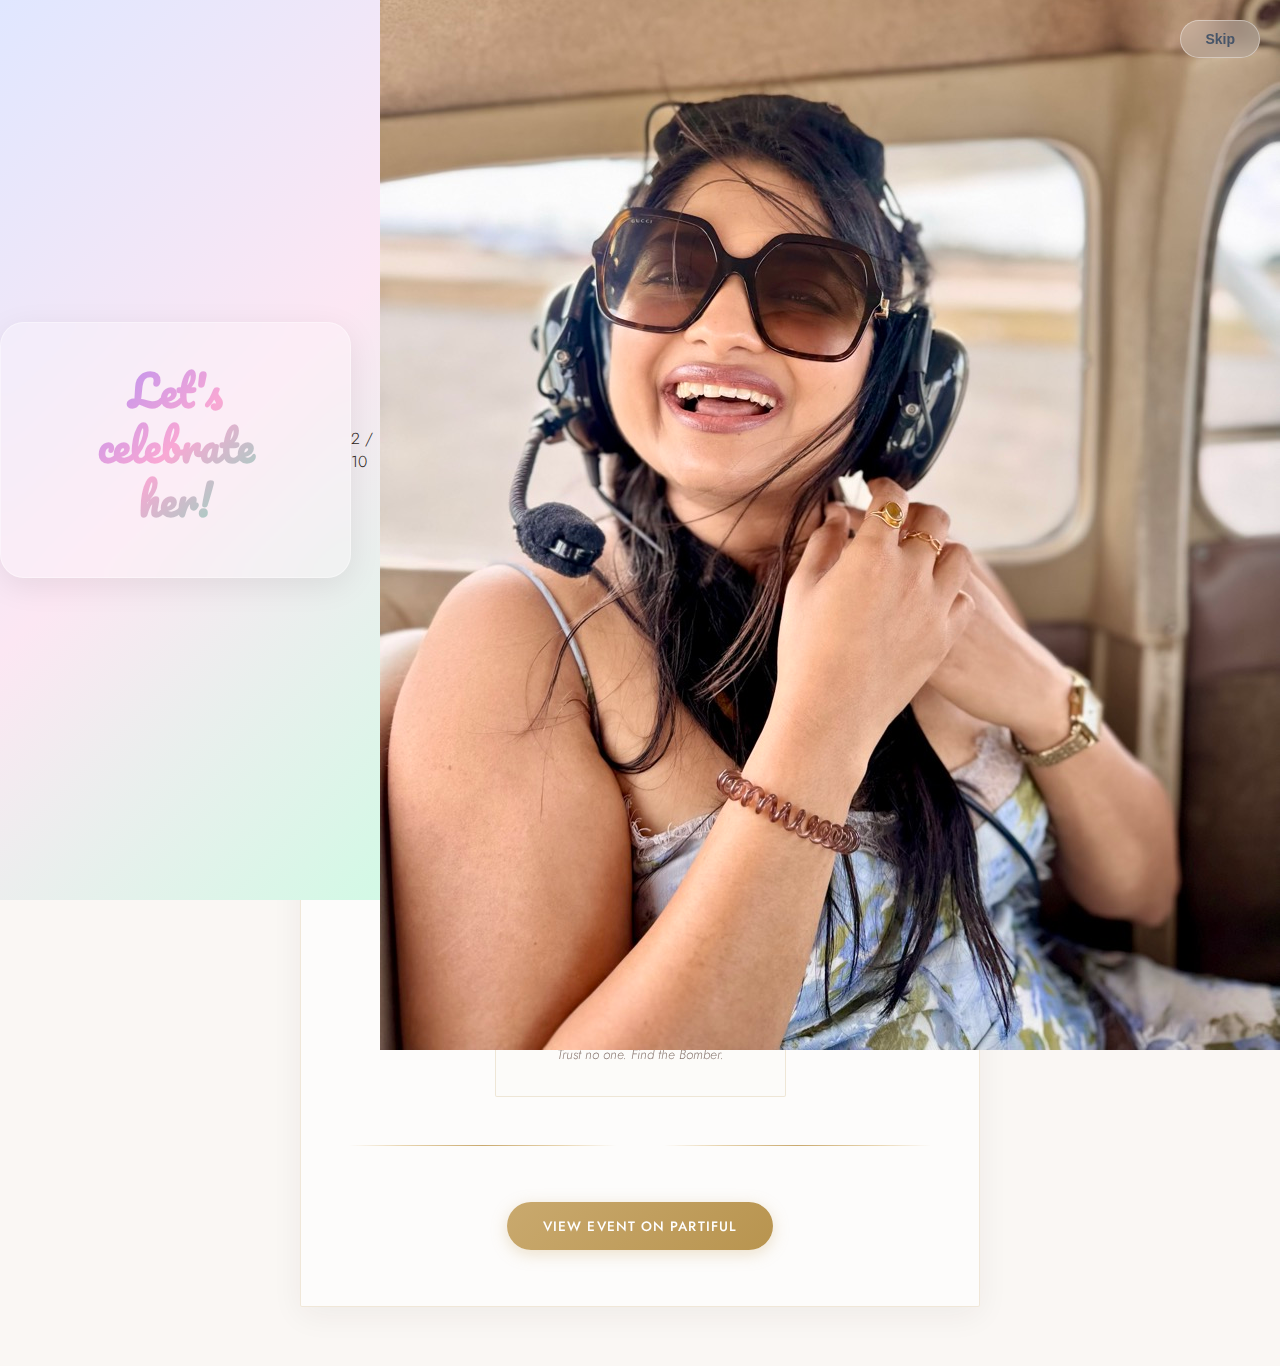
<file: index.html>
<!DOCTYPE html>
<html lang="en">
<head>
    <meta charset="UTF-8">
    <meta name="viewport" content="width=device-width, initial-scale=1.0, maximum-scale=1.0, user-scalable=no">
    <title>It's Anvi's Day to Shine</title>
    <link rel="icon" href="data:image/svg+xml,<svg xmlns=%22http://www.w3.org/2000/svg%22 viewBox=%220 0 100 100%22><text y=%22.9em%22 font-size=%2290%22>&#x2728;</text></svg>">

    <!-- Google Fonts -->
    <link rel="preconnect" href="https://fonts.googleapis.com">
    <link rel="preconnect" href="https://fonts.gstatic.com" crossorigin>
    <link href="https://fonts.googleapis.com/css2?family=Cormorant+Garamond:ital,wght@0,300;0,400;0,600;1,300;1,400&family=Playfair+Display:ital,wght@0,400;0,700;1,400&family=Jost:wght@300;400;500&family=Pacifico&display=swap" rel="stylesheet">

    <!-- External Styles -->
    <link rel="stylesheet" href="css/styles.css">
    <link rel="stylesheet" href="css/slideshow.css">
</head>
<body>
    <!-- Birthday Slideshow Overlay -->
    <div class="slideshow-overlay" id="slideshowOverlay" style="display:none;">
        <button class="slideshow-skip">Skip</button>
        <div class="slideshow-message">
            <h1>Let's celebrate her!</h1>
        </div>
    </div>

    <div class="container">
        <!-- Header -->
        <header class="page-header">
            <span class="overline">&mdash; Birthday Edition &mdash;</span>
            <h1 class="hero-title"><em>It's Anvi's Day<br>to Shine</em></h1>
        </header>

        <!-- Event Info -->
        <div class="event-info">
            <span>Sat, 21 Feb</span>
            <span class="event-dot"></span>
            <span>4 PM onwards</span>
            <span class="event-dot"></span>
            <span>Cake at 6:30 PM</span>
        </div>

        <!-- Photo Collage -->
        <div class="photo-collage" id="photoCollage">
            <div class="photo-card" onclick="expandPhoto(this)"><img src="images/IMG_2103.jpg" alt=""></div>
            <div class="photo-card" onclick="expandPhoto(this)"><img src="images/IMG_1611.jpg" alt=""></div>
            <div class="photo-card" onclick="expandPhoto(this)"><img src="images/IMG_1283.jpg" alt=""></div>
            <div class="photo-card" onclick="expandPhoto(this)"><img src="images/IMG_1866.jpg" alt=""></div>
            <div class="photo-card" onclick="expandPhoto(this)"><img src="images/IMG_1927.jpg" alt=""></div>
            <div class="photo-card" onclick="expandPhoto(this)"><img src="images/IMG_2090.jpg" alt=""></div>
            <div class="photo-card" onclick="expandPhoto(this)"><img src="images/IMG_1775.jpg" alt=""></div>
            <div class="photo-card" onclick="expandPhoto(this)"><img src="images/IMG_2217.jpg" alt=""></div>
            <div class="photo-card" onclick="expandPhoto(this)"><img src="images/IMG_2157.jpg" alt=""></div>
            <div class="photo-card" onclick="expandPhoto(this)"><img src="images/IMG_1719.jpg" alt=""></div>
        </div>
        <div class="photo-backdrop" id="photoBackdrop" onclick="collapsePhoto()"></div>

        <!-- Section Divider -->
        <div class="section-divider"><span>The Games</span></div>

        <!-- Game Tiles -->
        <div class="game-grid">
            <div class="game-tile" onclick="openGameModal(1)">
                <span class="overline">Game One</span>
                <h3 class="game-tile-title">Two Truths &amp; Two Lies</h3>
                <p class="game-tile-teaser">Can you spot the lies?</p>
            </div>
            <div class="game-tile" onclick="openGameModal(2)">
                <span class="overline">Game Two</span>
                <h3 class="game-tile-title">Paper Telephone</h3>
                <p class="game-tile-teaser">Draw it, guess it, laugh at it</p>
            </div>
            <div class="game-tile" onclick="openGameModal(3)">
                <span class="overline">Game Three</span>
                <h3 class="game-tile-title">Two Rooms &amp; a Boom</h3>
                <p class="game-tile-teaser">Trust no one. Find the Bomber.</p>
            </div>
        </div>

        <!-- Game Modal -->
        <div class="modal-backdrop" id="gameModal">
            <div class="modal-panel">
                <button class="modal-close" onclick="closeGameModal()" aria-label="Close"></button>
                <div id="modalContent"></div>
            </div>
        </div>

        <!-- Divider -->
        <div class="section-divider"><span></span></div>

        <!-- Partiful CTA -->
        <div class="cta-section">
            <a href="https://partiful.com/e/cIr9wLWguc4iEw3yBb8I" target="_blank" class="cta-link">View Event on Partiful</a>
        </div>
    </div>

    <!-- Minimal JS -->
    <script>
    var expandedCard = null;
    function expandPhoto(card) {
        if (expandedCard) { collapsePhoto(); return; }
        expandedCard = card;
        card.classList.add('expanded');
        document.getElementById('photoBackdrop').classList.add('visible');
    }
    function collapsePhoto() {
        if (expandedCard) {
            expandedCard.classList.remove('expanded');
            expandedCard = null;
        }
        document.getElementById('photoBackdrop').classList.remove('visible');
    }
    var gameData = {
        1: {
            overline: 'Game One',
            title: 'Two Truths & Two Lies',
            rules: [
                'Each team (4 players) comes forward together',
                'Each player says one statement \u2014 team decides which 2 are truths, which 2 are lies',
                'Other 4 teams discuss and guess which 2 are lies',
                'Every team gets a turn. Performing team doesn\'t score that round.'
            ],
            scoring: [
                { label: 'Both correct', pts: '20 pts' },
                { label: 'One correct', pts: '10 pts' },
                { label: 'Both wrong', pts: '0 pts' }
            ]
        },
        2: {
            overline: 'Game Two',
            title: 'Paper Telephone',
            rules: [
                'Each team plays within themselves (4 players, simultaneous)',
                'Pick a prompt card, fill in the blanks \u2192 pass \u2192 draw it (30 sec) \u2192 pass \u2192 guess \u2192 pass \u2192 draw',
                'Chain loops back. Read the full chain aloud.',
                '3 rounds: Warming Up \u2192 Getting Spicy \u2192 No Turning Back',
                'Everyone votes on the best / funniest combo'
            ],
            scoring: [
                { label: 'Best combo', pts: '20 pts' },
                { label: 'Runner up', pts: '10 pts' }
            ]
        },
        3: {
            overline: 'Game Three',
            title: 'Two Rooms & a Boom',
            rules: [
                'Everyone is secretly Blue Team or Red Team. One Blue player is the President, one Red player is the Bomber.',
                'Split into two rooms (10 per room). Talk, argue, bluff \u2014 figure out who\'s who.',
                '3 rounds (3 min / 2 min / 1 min). Each round, room leaders pick 2 hostages to swap to the other room.',
                'After Round 3, reveal all cards. If the Bomber is in the President\'s room \u2014 Red wins. If not \u2014 Blue wins.'
            ],
            scoring: []
        }
    };

    function openGameModal(id) {
        var game = gameData[id];
        var html = '<span class="overline">' + game.overline + '</span>';
        html += '<h2 class="modal-title">' + game.title + '</h2>';
        html += '<ul class="rules">';
        game.rules.forEach(function(r) { html += '<li>' + r + '</li>'; });
        html += '</ul>';
        html += '<div class="scoring">';
        game.scoring.forEach(function(s) {
            html += '<span class="scoring-item">' + s.label + ' <strong>' + s.pts + '</strong></span>';
        });
        html += '</div>';
        document.getElementById('modalContent').innerHTML = html;
        document.getElementById('gameModal').classList.add('is-open');
        document.body.style.overflow = 'hidden';
    }

    function closeGameModal() {
        document.getElementById('gameModal').classList.remove('is-open');
        document.body.style.overflow = '';
    }

    document.getElementById('gameModal').addEventListener('click', function(e) {
        if (e.target === this) closeGameModal();
    });
    </script>

    <!-- Slideshow Script -->
    <script src="js/slideshow.js"></script>
</body>
</html>
</file>
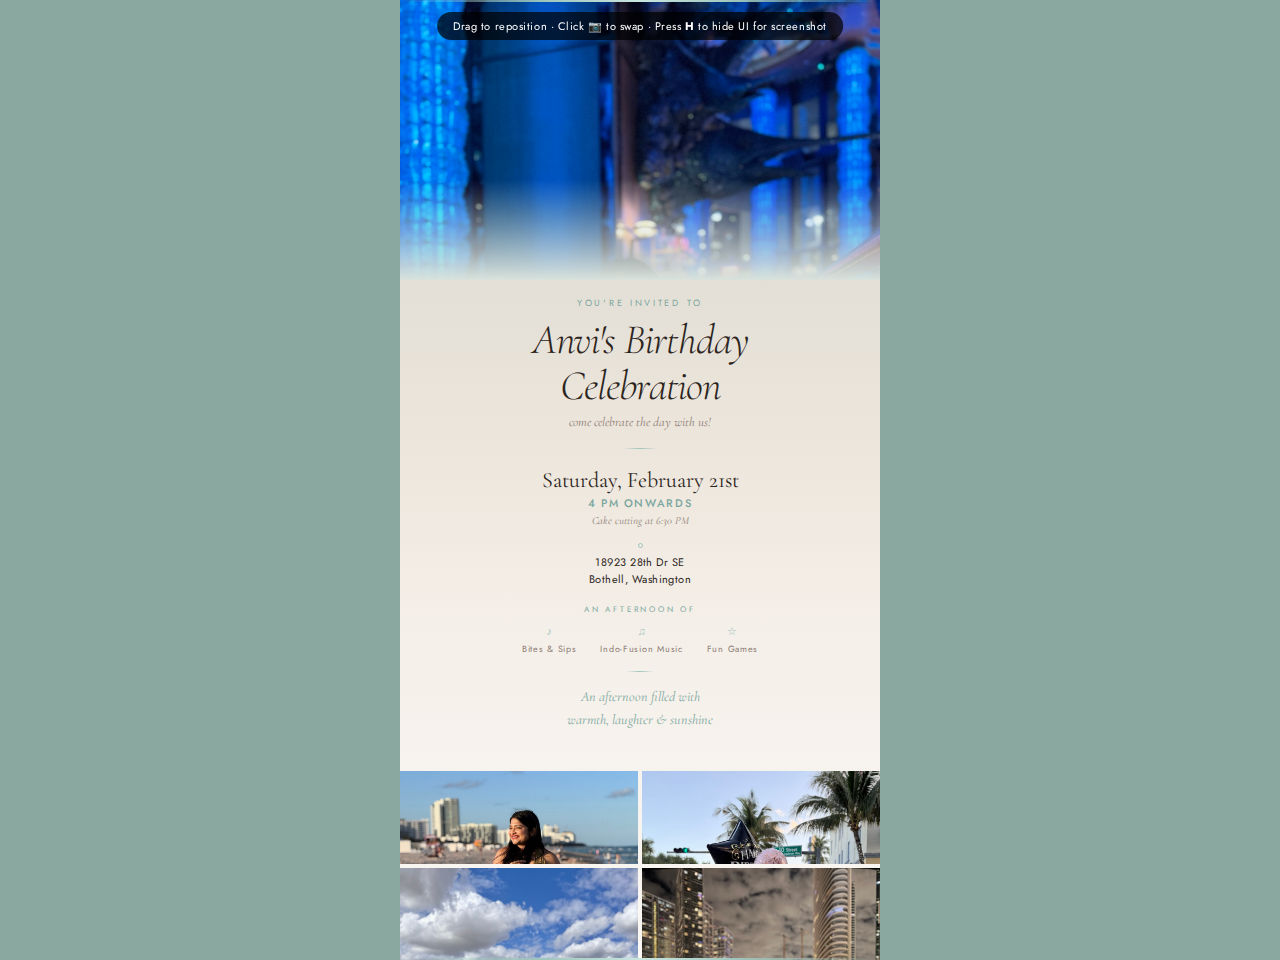
<file: partiful-card.html>
<!DOCTYPE html>
<html lang="en">
<head>
    <meta charset="UTF-8">
    <meta name="viewport" content="width=device-width, initial-scale=1.0">
    <title>Partiful Cover Card</title>
    <link rel="preconnect" href="https://fonts.googleapis.com">
    <link rel="preconnect" href="https://fonts.gstatic.com" crossorigin>
    <link href="https://fonts.googleapis.com/css2?family=Cormorant+Garamond:ital,wght@0,300;0,400;0,600;1,300;1,400&family=Jost:wght@300;400;500&display=swap" rel="stylesheet">
    <style>
        * { margin: 0; padding: 0; box-sizing: border-box; }
        body {
            display: flex;
            align-items: center;
            justify-content: center;
            min-height: 100vh;
            background: #8aa8a0;
            font-family: 'Jost', sans-serif;
        }

        .card {
            width: 480px;
            min-height: 960px;
            position: relative;
            overflow: hidden;
            display: flex;
            flex-direction: column;
            align-items: center;
            text-align: center;
            background: linear-gradient(180deg, #cde6e0 0%, #d6e6e0 10%, #e2dfd6 28%, #ece5db 45%, #f4efe8 65%, #FAF7F4 100%);
        }

        /* Editable photo slot */
        .photo-slot {
            position: relative;
            overflow: hidden;
            cursor: grab;
        }
        .photo-slot:active { cursor: grabbing; }
        .photo-slot img {
            position: absolute;
            top: 0;
            left: 50%;
            transform: translateX(-50%);
            min-width: 100%;
            min-height: 100%;
            user-select: none;
            -webkit-user-drag: none;
        }
        .photo-slot:hover::after {
            content: 'Drag to reposition';
            position: absolute;
            bottom: 4px;
            left: 50%;
            transform: translateX(-50%);
            background: rgba(0,0,0,0.6);
            color: #fff;
            font-size: 9px;
            padding: 3px 8px;
            border-radius: 3px;
            white-space: nowrap;
            z-index: 10;
            pointer-events: none;
        }
        .photo-slot.no-hint:hover::after { display: none; }
        .photo-slot.no-hint { cursor: default !important; }

        /* Swap button */
        .swap-btn {
            position: absolute;
            top: 4px;
            right: 4px;
            width: 22px;
            height: 22px;
            background: rgba(0,0,0,0.5);
            border: none;
            border-radius: 50%;
            color: #fff;
            font-size: 11px;
            cursor: pointer;
            z-index: 10;
            display: none;
            align-items: center;
            justify-content: center;
        }
        .photo-slot:hover .swap-btn { display: flex; }

        /* Hero photo */
        .card-hero {
            width: 100%;
            height: 280px;
            flex-shrink: 0;
        }
        .card-hero-fade {
            position: absolute;
            bottom: 0;
            left: 0;
            right: 0;
            height: 100px;
            background: linear-gradient(to bottom, transparent, #d9e2dc);
            z-index: 2;
            pointer-events: none;
        }

        /* Content */
        .card-body {
            padding: 16px 44px 20px;
            display: flex;
            flex-direction: column;
            align-items: center;
            z-index: 2;
        }

        .card-overline {
            font-family: 'Jost', sans-serif;
            font-size: 9px;
            letter-spacing: 0.3em;
            text-transform: uppercase;
            color: #7ba69e;
            margin-bottom: 8px;
        }

        .card-title {
            font-family: 'Cormorant Garamond', serif;
            font-size: 42px;
            font-weight: 300;
            font-style: italic;
            line-height: 1.1;
            color: #2C2420;
            margin-bottom: 5px;
            letter-spacing: -0.02em;
        }

        .card-subtitle {
            font-family: 'Cormorant Garamond', serif;
            font-size: 13px;
            font-style: italic;
            color: #8C7B74;
            margin-bottom: 18px;
        }

        .card-rule {
            width: 36px;
            height: 1px;
            background: linear-gradient(90deg, transparent, #9ec5bc, transparent);
            margin-bottom: 18px;
        }

        .card-date {
            font-family: 'Cormorant Garamond', serif;
            font-size: 22px;
            font-weight: 400;
            color: #2C2420;
            margin-bottom: 2px;
        }

        .card-time {
            font-family: 'Jost', sans-serif;
            font-size: 11px;
            letter-spacing: 0.15em;
            text-transform: uppercase;
            color: #7ba69e;
            font-weight: 500;
            margin-bottom: 3px;
        }

        .card-date-note {
            font-family: 'Cormorant Garamond', serif;
            font-size: 11px;
            font-style: italic;
            color: #8C7B74;
            margin-bottom: 16px;
        }

        .card-location-dot {
            width: 5px;
            height: 5px;
            border: 1.5px solid #9ec5bc;
            border-radius: 50%;
            margin: 0 auto 6px;
        }

        .card-location {
            font-family: 'Jost', sans-serif;
            font-size: 11px;
            color: #2C2420;
            letter-spacing: 0.04em;
            line-height: 1.5;
            margin-bottom: 16px;
        }

        .card-section-label {
            font-family: 'Jost', sans-serif;
            font-size: 8px;
            letter-spacing: 0.35em;
            text-transform: uppercase;
            color: #7ba69e;
            margin-bottom: 8px;
        }

        .card-activities {
            display: flex;
            justify-content: center;
            gap: 24px;
            margin-bottom: 16px;
        }

        .card-activity {
            display: flex;
            flex-direction: column;
            align-items: center;
            gap: 3px;
        }

        .card-activity-icon {
            font-size: 11px;
            color: #9ec5bc;
        }

        .card-activity-label {
            font-family: 'Jost', sans-serif;
            font-size: 9px;
            letter-spacing: 0.08em;
            color: #8C7B74;
        }

        .card-rule-sm {
            width: 28px;
            height: 1px;
            background: linear-gradient(90deg, transparent, #9ec5bc, transparent);
            margin-bottom: 14px;
        }

        .card-tagline {
            font-family: 'Cormorant Garamond', serif;
            font-size: 14px;
            font-style: italic;
            color: #7ba69e;
            line-height: 1.6;
            margin-bottom: 20px;
        }

        /* 4-photo grid */
        .card-grid {
            display: grid;
            grid-template-columns: 1fr 1fr;
            gap: 4px;
            width: 100%;
            flex: 1;
        }
        .card-grid .photo-slot {
            min-height: 0;
        }

        /* Bottom accent */
        .card-border-accent {
            position: absolute;
            bottom: 0;
            left: 0;
            right: 0;
            height: 2px;
            background: linear-gradient(90deg, transparent, #9ec5bc 30%, #c8e6e0 50%, #9ec5bc 70%, transparent);
            z-index: 3;
        }

        .card-border-top {
            position: absolute;
            top: 0;
            left: 0;
            right: 0;
            height: 2px;
            background: linear-gradient(90deg, transparent, #9ec5bc 30%, #c8e6e0 50%, #9ec5bc 70%, transparent);
            z-index: 5;
        }

        /* Photo picker modal */
        .picker-overlay {
            display: none;
            position: fixed;
            inset: 0;
            background: rgba(0,0,0,0.7);
            z-index: 100;
            align-items: center;
            justify-content: center;
        }
        .picker-overlay.open { display: flex; }
        .picker-panel {
            background: #FAF7F4;
            border-radius: 8px;
            padding: 20px;
            max-width: 420px;
        }
        .picker-panel h3 {
            font-family: 'Jost', sans-serif;
            font-size: 12px;
            letter-spacing: 0.2em;
            text-transform: uppercase;
            color: #7ba69e;
            margin-bottom: 12px;
            text-align: center;
        }
        .picker-grid {
            display: grid;
            grid-template-columns: repeat(4, 80px);
            gap: 8px;
            justify-content: center;
        }
        .picker-grid img {
            width: 80px;
            height: 80px;
            object-fit: cover;
            border-radius: 4px;
            cursor: pointer;
            border: 2px solid transparent;
            transition: border-color 0.2s;
        }
        .picker-grid img:hover {
            border-color: #7ba69e;
        }

        /* Edit mode toolbar */
        .toolbar {
            position: fixed;
            top: 12px;
            left: 50%;
            transform: translateX(-50%);
            background: rgba(0,0,0,0.7);
            color: #fff;
            padding: 6px 16px;
            border-radius: 20px;
            font-size: 11px;
            letter-spacing: 0.05em;
            z-index: 50;
        }
    </style>
</head>
<body>
    <div class="toolbar" id="toolbar">Drag to reposition &middot; Click &#128247; to swap &middot; Press <b>H</b> to hide UI for screenshot</div>

    <div class="card" id="card">
        <div class="card-border-top"></div>

        <!-- Hero -->
        <div class="card-hero photo-slot" data-slot="hero">
            <button class="swap-btn" onclick="openPicker('hero')">&#128247;</button>
            <img src="images/IMG_2103.jpg" alt="">
            <div class="card-hero-fade"></div>
        </div>

        <!-- Content -->
        <div class="card-body">
            <div class="card-overline">You're Invited To</div>
            <h1 class="card-title">Anvi's Birthday<br>Celebration</h1>
            <p class="card-subtitle">come celebrate the day with us!</p>

            <div class="card-rule"></div>

            <div class="card-date">Saturday, February 21st</div>
            <div class="card-time">4 PM onwards</div>
            <p class="card-date-note">Cake cutting at 6:30 PM</p>

            <div class="card-location-dot"></div>
            <div class="card-location">18923 28th Dr SE<br>Bothell, Washington</div>

            <div class="card-section-label">An Afternoon Of</div>
            <div class="card-activities">
                <div class="card-activity">
                    <span class="card-activity-icon">&#9834;</span>
                    <span class="card-activity-label">Bites & Sips</span>
                </div>
                <div class="card-activity">
                    <span class="card-activity-icon">&#9835;</span>
                    <span class="card-activity-label">Indo-Fusion Music</span>
                </div>
                <div class="card-activity">
                    <span class="card-activity-icon">&#9734;</span>
                    <span class="card-activity-label">Fun Games</span>
                </div>
            </div>

            <div class="card-rule-sm"></div>

            <p class="card-tagline">An afternoon filled with<br>warmth, laughter & sunshine</p>
        </div>

        <!-- 4-photo grid -->
        <div class="card-grid">
            <div class="photo-slot" data-slot="grid0">
                <button class="swap-btn" onclick="openPicker('grid0')">&#128247;</button>
                <img src="images/IMG_1866.jpg" alt="">
            </div>
            <div class="photo-slot" data-slot="grid1">
                <button class="swap-btn" onclick="openPicker('grid1')">&#128247;</button>
                <img src="images/IMG_1927.jpg" alt="">
            </div>
            <div class="photo-slot" data-slot="grid2">
                <button class="swap-btn" onclick="openPicker('grid2')">&#128247;</button>
                <img src="images/IMG_1719.jpg" alt="">
            </div>
            <div class="photo-slot" data-slot="grid3">
                <button class="swap-btn" onclick="openPicker('grid3')">&#128247;</button>
                <img src="images/IMG_2217.jpg" alt="">
            </div>
        </div>

        <div class="card-border-accent"></div>
    </div>

    <!-- Photo picker -->
    <div class="picker-overlay" id="pickerOverlay" onclick="if(event.target===this)closePicker()">
        <div class="picker-panel">
            <h3>Choose a Photo</h3>
            <div class="picker-grid" id="pickerGrid"></div>
        </div>
    </div>

    <script>
    var allPhotos = [
        'images/IMG_1283.jpg','images/IMG_1611.jpg','images/IMG_1719.jpg',
        'images/IMG_1775.jpg','images/IMG_1866.jpg','images/IMG_1927.jpg',
        'images/IMG_2090.jpg','images/IMG_2103.jpg','images/IMG_2157.jpg',
        'images/IMG_2217.jpg','images/IMG_1229.jpg'
    ];

    // Drag to reposition
    document.querySelectorAll('.photo-slot').forEach(function(slot) {
        var img = slot.querySelector('img');
        var dragging = false, startY, startTop;

        // Size image to fill slot on load
        img.onload = function() {
            var slotW = slot.offsetWidth, slotH = slot.offsetHeight;
            var ratio = img.naturalWidth / img.naturalHeight;
            var slotRatio = slotW / slotH;
            if (ratio < slotRatio) {
                img.style.width = '100%';
                img.style.height = 'auto';
            } else {
                img.style.height = '100%';
                img.style.width = 'auto';
            }
            img.style.top = '0px';
        };
        // Trigger for already-cached images
        if (img.complete) img.onload();

        slot.addEventListener('mousedown', function(e) {
            if (e.target.classList.contains('swap-btn')) return;
            dragging = true;
            startY = e.clientY;
            startTop = parseInt(img.style.top) || 0;
            e.preventDefault();
        });

        document.addEventListener('mousemove', function(e) {
            if (!dragging) return;
            var dy = e.clientY - startY;
            var newTop = startTop + dy;
            // Clamp so image doesn't go out of bounds
            var maxTop = 0;
            var minTop = slot.offsetHeight - img.offsetHeight;
            newTop = Math.min(maxTop, Math.max(minTop, newTop));
            img.style.top = newTop + 'px';
        });

        document.addEventListener('mouseup', function() { dragging = false; });
    });

    // Photo picker
    var activeSlot = null;

    function openPicker(slotName) {
        activeSlot = slotName;
        var grid = document.getElementById('pickerGrid');
        grid.innerHTML = '';
        allPhotos.forEach(function(src) {
            var img = document.createElement('img');
            img.src = src;
            img.onclick = function() { selectPhoto(src); };
            grid.appendChild(img);
        });
        document.getElementById('pickerOverlay').classList.add('open');
    }

    function closePicker() {
        document.getElementById('pickerOverlay').classList.remove('open');
        activeSlot = null;
    }

    // Press H to toggle all UI for clean screenshot
    document.addEventListener('keydown', function(e) {
        if (e.key === 'h' || e.key === 'H') {
            var toolbar = document.getElementById('toolbar');
            var btns = document.querySelectorAll('.swap-btn');
            var slots = document.querySelectorAll('.photo-slot');
            var hidden = toolbar.style.display === 'none';
            toolbar.style.display = hidden ? '' : 'none';
            btns.forEach(function(b) { b.style.display = 'none'; });
            slots.forEach(function(s) {
                s.style.cursor = hidden ? 'grab' : 'default';
                // Remove hover tooltip in screenshot mode
                if (!hidden) s.classList.add('no-hint');
                else s.classList.remove('no-hint');
            });
        }
    });

    function selectPhoto(src) {
        if (!activeSlot) return;
        var slot = document.querySelector('[data-slot="' + activeSlot + '"]');
        var img = slot.querySelector('img');
        img.style.top = '0px';
        img.src = src;
        closePicker();
    }
    </script>
</body>
</html>
</file>
<file: css/styles.css>
:root {
  --font-display: 'Cormorant Garamond', Georgia, serif;
  --font-editorial: 'Playfair Display', 'Palatino Linotype', serif;
  --font-sans: 'Jost', 'Helvetica Neue', sans-serif;

  --text-hero: clamp(3rem, 7vw + 0.5rem, 5.5rem);
  --text-h2: clamp(1.75rem, 3vw + 0.5rem, 2.5rem);
  --text-h3: clamp(1.25rem, 2vw + 0.25rem, 1.75rem);
  --text-body: clamp(0.95rem, 1vw + 0.7rem, 1.1rem);
  --text-label: clamp(0.6rem, 0.5vw + 0.45rem, 0.72rem);

  --color-bg: #FAF7F4;
  --color-text: #2C2420;
  --color-text-muted: #8C7B74;
  --color-gold: #C9A96E;
  --color-gold-light: #E8D5B0;
  --color-blush: #E8C4BE;
  --color-glass-bg: rgba(250, 247, 244, 0.55);
  --color-glass-border: rgba(201, 169, 110, 0.25);
}

* {
  margin: 0;
  padding: 0;
  box-sizing: border-box;
  -webkit-tap-highlight-color: transparent;
}

html {
  scroll-behavior: smooth;
}

body {
  font-family: var(--font-sans);
  font-weight: 300;
  color: var(--color-text);
  background: var(--color-bg);
  min-height: 100vh;
  padding: 20px;
  -webkit-font-smoothing: antialiased;
  -moz-osx-font-smoothing: grayscale;
}

.container {
  max-width: 680px;
  margin: 0 auto;
  background: rgba(255, 255, 255, 0.6);
  backdrop-filter: blur(16px);
  -webkit-backdrop-filter: blur(16px);
  border: 1px solid var(--color-glass-border);
  border-radius: 2px;
  padding: 56px 48px;
  box-shadow: 0 8px 32px rgba(44, 36, 32, 0.06);
  position: relative;
  z-index: 1;
}

.page-header {
  text-align: center;
  margin-bottom: 48px;
}

.overline {
  font-family: var(--font-sans);
  font-size: var(--text-label);
  letter-spacing: 0.25em;
  text-transform: uppercase;
  color: var(--color-gold);
  display: block;
  margin-bottom: 12px;
  font-weight: 400;
}

.hero-title {
  font-family: var(--font-display);
  font-size: var(--text-hero);
  font-weight: 300;
  font-style: italic;
  line-height: 1.0;
  letter-spacing: -0.02em;
  color: var(--color-text);
  margin-bottom: 12px;
}

.hero-title em {
  font-style: italic;
}

.page-title {
  font-family: var(--font-display);
  font-size: var(--text-hero);
  font-weight: 300;
  font-style: italic;
  line-height: 1.0;
  letter-spacing: -0.02em;
  color: var(--color-text);
  margin-bottom: 12px;
}

.page-title em {
  font-style: italic;
}

.page-subtitle {
  font-family: var(--font-sans);
  font-size: var(--text-body);
  color: var(--color-text-muted);
  font-weight: 300;
  letter-spacing: 0.02em;
}

.event-info {
  display: flex;
  align-items: center;
  justify-content: center;
  gap: 12px;
  margin-bottom: 36px;
  flex-wrap: wrap;
}

.event-info span {
  font-family: var(--font-sans);
  font-size: var(--text-label);
  letter-spacing: 0.2em;
  text-transform: uppercase;
  color: var(--color-text-muted);
  font-weight: 400;
}

.event-dot {
  width: 3px;
  height: 3px;
  border-radius: 50%;
  background: var(--color-gold);
  display: inline-block;
}

.photo-collage {
  display: flex;
  flex-wrap: wrap;
  justify-content: center;
  gap: 10px;
  max-width: 620px;
  margin: 0 auto 12px;
}

.photo-card {
  position: relative;
  width: 96px;
  height: 96px;
  border-radius: 2px;
  overflow: hidden;
  background: var(--color-glass-bg);
  backdrop-filter: blur(6px);
  -webkit-backdrop-filter: blur(6px);
  border: 1px solid var(--color-glass-border);
  box-shadow: 0 4px 16px rgba(44, 36, 32, 0.06);
  cursor: pointer;
  transition: transform 0.3s ease, box-shadow 0.3s ease;
  flex-shrink: 0;
}

.photo-card:hover {
  transform: scale(1.08);
  box-shadow: 0 6px 24px rgba(201, 169, 110, 0.3);
  z-index: 2;
}

.photo-card img {
  width: 100%;
  height: 100%;
  object-fit: cover;
  display: block;
}

.photo-card:nth-child(odd) { transform: rotate(-1.5deg); }
.photo-card:nth-child(even) { transform: rotate(1.5deg); }
.photo-card:nth-child(odd):hover { transform: rotate(-1.5deg) scale(1.08); }
.photo-card:nth-child(even):hover { transform: rotate(1.5deg) scale(1.08); }

.photo-card.expanded {
  position: fixed !important;
  top: 50% !important;
  left: 50% !important;
  transform: translate(-50%, -50%) rotate(0deg) !important;
  width: min(85vw, 500px) !important;
  height: auto !important;
  aspect-ratio: auto;
  max-height: 80vh;
  z-index: 9990 !important;
  border-radius: 2px;
  border: 1px solid var(--color-gold-light);
  box-shadow: 0 20px 60px rgba(44, 36, 32, 0.3) !important;
  transition: all 0.4s cubic-bezier(0.34, 1.56, 0.64, 1);
}

.photo-card.expanded img {
  border-radius: 2px;
  object-fit: contain;
}

.photo-backdrop {
  position: fixed;
  top: 0;
  left: 0;
  width: 100%;
  height: 100%;
  background: rgba(28, 23, 20, 0.6);
  backdrop-filter: blur(8px);
  -webkit-backdrop-filter: blur(8px);
  z-index: 9989;
  opacity: 0;
  transition: opacity 0.3s ease;
  pointer-events: none;
}

.photo-backdrop.visible {
  opacity: 1;
  pointer-events: auto;
}

.section-divider {
  display: flex;
  align-items: center;
  gap: 1.5rem;
  margin: 48px 0;
}

.section-divider::before,
.section-divider::after {
  content: '';
  flex: 1;
  height: 1px;
  background: linear-gradient(90deg, transparent, var(--color-gold-light) 20%, var(--color-gold) 50%, var(--color-gold-light) 80%, transparent);
}

.section-divider span {
  font-family: var(--font-sans);
  font-size: var(--text-label);
  letter-spacing: 0.3em;
  text-transform: uppercase;
  color: var(--color-gold);
}

.divider {
  width: 60%;
  max-width: 300px;
  height: 1px;
  background: linear-gradient(90deg, transparent, var(--color-gold), transparent);
  margin: 48px auto;
}

.games-grid {
  display: grid;
  grid-template-columns: repeat(2, 1fr);
  gap: 20px;
}

.game-grid {
  display: grid;
  grid-template-columns: repeat(2, 1fr);
  gap: 20px;
}

.game-grid .game-tile:last-child:nth-child(odd) {
  grid-column: 1 / -1;
  max-width: 50%;
  margin: 0 auto;
}

.game-tile {
  background: var(--color-glass-bg);
  backdrop-filter: blur(12px);
  -webkit-backdrop-filter: blur(12px);
  border: 1px solid var(--color-glass-border);
  border-radius: 2px;
  padding: 32px 24px;
  cursor: pointer;
  transition: background 0.3s ease, border-color 0.3s ease, transform 0.3s ease;
  text-align: center;
}

.game-tile:hover {
  background: rgba(250, 247, 244, 0.75);
  border-color: rgba(201, 169, 110, 0.5);
  transform: translateY(-2px);
}

.game-tile .overline {
  margin-bottom: 8px;
}

.game-tile h3 {
  font-family: var(--font-editorial);
  font-size: var(--text-h3);
  font-weight: 400;
  color: var(--color-text);
  margin-bottom: 8px;
  line-height: 1.3;
}

.game-tile .teaser {
  font-family: var(--font-sans);
  font-size: 0.85rem;
  color: var(--color-text-muted);
  font-weight: 300;
  font-style: italic;
}

.game-tile-title {
  font-family: var(--font-editorial);
  font-size: var(--text-h3);
  font-weight: 400;
  color: var(--color-text);
  margin-bottom: 8px;
  line-height: 1.3;
}

.game-tile-teaser {
  font-family: var(--font-sans);
  font-size: 0.85rem;
  color: var(--color-text-muted);
  font-weight: 300;
  font-style: italic;
}

.game-card {
  background: var(--color-glass-bg);
  backdrop-filter: blur(12px);
  -webkit-backdrop-filter: blur(12px);
  border: 1px solid var(--color-glass-border);
  border-radius: 2px;
  padding: 32px;
  box-shadow: 0 4px 20px rgba(44, 36, 32, 0.04);
}

.game-card h2 {
  font-family: var(--font-editorial);
  font-size: var(--text-h2);
  font-weight: 400;
  color: var(--color-text);
  margin-bottom: 20px;
  letter-spacing: -0.01em;
}

.modal-backdrop {
  position: fixed;
  inset: 0;
  background: rgba(28, 23, 20, 0.6);
  backdrop-filter: blur(4px);
  -webkit-backdrop-filter: blur(4px);
  z-index: 9995;
  display: flex;
  align-items: flex-end;
  justify-content: center;
  opacity: 0;
  pointer-events: none;
  transition: opacity 0.35s ease;
}

.modal-backdrop.is-open {
  opacity: 1;
  pointer-events: auto;
}

.modal-panel {
  background: var(--color-bg);
  width: 100%;
  max-width: 580px;
  max-height: 85vh;
  overflow-y: auto;
  padding: 48px 40px;
  border-top: 1px solid var(--color-gold-light);
  position: relative;
  transform: translateY(60px);
  opacity: 0;
  transition: transform 0.4s cubic-bezier(0.22, 1, 0.36, 1), opacity 0.3s ease;
  transition-delay: 0.05s;
}

.modal-backdrop.is-open .modal-panel {
  transform: translateY(0);
  opacity: 1;
}

.modal-panel::before {
  content: '';
  display: block;
  width: 2.5rem;
  height: 1px;
  background: var(--color-gold);
  margin-bottom: 24px;
}

.modal-close {
  position: absolute;
  top: 20px;
  right: 20px;
  width: 28px;
  height: 28px;
  display: grid;
  place-items: center;
  background: none;
  border: none;
  cursor: pointer;
  color: var(--color-text-muted);
  padding: 0;
  transition: color 0.2s;
}

.modal-close::before,
.modal-close::after {
  content: '';
  position: absolute;
  width: 18px;
  height: 1px;
  background: currentColor;
}

.modal-close::before { transform: rotate(45deg); }
.modal-close::after { transform: rotate(-45deg); }
.modal-close:hover { color: var(--color-text); }

.modal-title {
  font-family: var(--font-editorial);
  font-size: var(--text-h2);
  font-weight: 400;
  color: var(--color-text);
  margin-bottom: 24px;
  line-height: 1.2;
}

.modal-panel .overline {
  margin-bottom: 8px;
}

.rules {
  list-style: none;
  padding: 0;
  margin-bottom: 24px;
}

.rules li {
  position: relative;
  padding-left: 20px;
  margin-bottom: 10px;
  font-family: var(--font-sans);
  font-size: var(--text-body);
  font-weight: 300;
  line-height: 1.75;
  color: var(--color-text);
}

.rules li::before {
  content: '';
  position: absolute;
  left: 0;
  top: 10px;
  width: 5px;
  height: 5px;
  border-radius: 50%;
  background: var(--color-gold);
}

.rules li em {
  color: var(--color-text);
  font-weight: 500;
}

.scoring {
  display: flex;
  flex-wrap: wrap;
  gap: 12px;
}

.scoring-item {
  display: inline-block;
  padding: 6px 14px;
  background: rgba(201, 169, 110, 0.12);
  border: 1px solid rgba(201, 169, 110, 0.25);
  border-radius: 100px;
  font-family: var(--font-sans);
  font-size: 0.8rem;
  color: var(--color-text-muted);
  font-weight: 300;
}

.scoring-item strong {
  color: var(--color-text);
  font-weight: 500;
}

.cta-section {
  text-align: center;
  padding: 8px 0 0;
}

.cta-link {
  display: inline-block;
  padding: 14px 36px;
  background: linear-gradient(135deg, var(--color-gold) 0%, #B8944F 100%);
  color: #fff;
  text-decoration: none;
  border-radius: 100px;
  font-family: var(--font-sans);
  font-weight: 500;
  font-size: 0.85rem;
  letter-spacing: 0.08em;
  text-transform: uppercase;
  transition: all 0.3s ease;
  box-shadow: 0 4px 16px rgba(201, 169, 110, 0.35);
}

.cta-link:hover {
  transform: translateY(-2px);
  box-shadow: 0 8px 24px rgba(201, 169, 110, 0.5);
}

.music-toggle {
  position: fixed;
  top: 12px;
  right: 12px;
  width: 26px;
  height: 26px;
  border-radius: 50%;
  background: rgba(201, 169, 110, 0.15);
  color: var(--color-gold);
  border: 1px solid rgba(201, 169, 110, 0.3);
  font-size: 13px;
  cursor: pointer;
  box-shadow: none;
  z-index: 9999;
  transition: all 0.3s ease;
  display: flex;
  align-items: center;
  justify-content: center;
  padding: 0;
}

.music-toggle:hover {
  transform: scale(1.1);
  background: rgba(201, 169, 110, 0.25);
  border-color: rgba(201, 169, 110, 0.5);
}

.music-toggle:active {
  transform: scale(0.95);
}

.music-toggle.muted {
  background: rgba(140, 123, 116, 0.15);
  color: var(--color-text-muted);
  border-color: rgba(140, 123, 116, 0.3);
}

.music-toggle.muted:hover {
  background: rgba(140, 123, 116, 0.25);
  border-color: rgba(140, 123, 116, 0.5);
}

@media (max-width: 768px) {
  body {
    padding: 10px;
  }

  .container {
    padding: 40px 28px;
  }

  .photo-collage {
    gap: 6px;
    max-width: 420px;
  }

  .photo-card {
    width: 68px;
    height: 68px;
  }

  .game-card {
    padding: 24px 20px;
  }

  .game-grid {
    gap: 16px;
  }

  .game-tile {
    padding: 24px 18px;
  }

  .game-tile-title {
    font-size: 1.1rem;
  }

  .game-tile-teaser {
    font-size: 0.78rem;
  }

  .rules li {
    font-size: 0.9rem;
  }

  .scoring {
    gap: 8px;
  }

  .scoring-item {
    font-size: 0.75rem;
    padding: 5px 10px;
  }

  .divider {
    margin: 36px auto;
  }

  .section-divider {
    margin: 36px 0;
  }

  .modal-panel {
    padding: 36px 28px;
    max-width: 100%;
  }

  .music-toggle {
    width: 22px;
    height: 22px;
    font-size: 11px;
    top: 10px;
    right: 10px;
  }
}

@media (max-width: 480px) {
  .container {
    padding: 28px 16px;
  }

  .games-grid {
    grid-template-columns: 1fr;
  }

  .game-grid {
    grid-template-columns: 1fr;
  }

  .game-grid .game-tile:last-child:nth-child(odd) {
    max-width: 100%;
  }

  .photo-card {
    width: 56px;
    height: 56px;
  }

  .photo-collage {
    gap: 5px;
  }

  .divider {
    margin: 24px auto;
  }

  .section-divider {
    margin: 28px 0;
    gap: 1rem;
  }

  .game-tile {
    padding: 24px 16px;
  }

  .modal-panel {
    max-height: 100vh;
    padding: 28px 20px;
  }

  .music-toggle {
    width: 20px;
    height: 20px;
    font-size: 10px;
    top: 8px;
    right: 8px;
  }
}
</file>
<file: css/slideshow.css>
/* Birthday Slideshow Overlay */
.slideshow-overlay {
    position: fixed;
    top: 0;
    left: 0;
    width: 100%;
    height: 100%;
    z-index: 9998;
    background: linear-gradient(135deg, #e0e7ff 0%, #fce7f3 30%, #d1fae5 60%, #fef3c7 100%);
    display: flex;
    align-items: center;
    justify-content: center;
    transition: opacity 0.8s ease;
}

.slideshow-overlay.fade-out {
    opacity: 0;
    pointer-events: none;
}

/* Skip button */
.slideshow-skip {
    position: fixed;
    top: 20px;
    right: 20px;
    z-index: 9999;
    padding: 10px 24px;
    background: rgba(255, 255, 255, 0.25);
    backdrop-filter: blur(12px);
    border: 1px solid rgba(255, 255, 255, 0.4);
    border-radius: 50px;
    color: #475569;
    font-family: 'Poppins', sans-serif;
    font-size: 14px;
    font-weight: 600;
    cursor: pointer;
    transition: all 0.3s ease;
}

.slideshow-skip:hover {
    background: rgba(255, 255, 255, 0.4);
    transform: scale(1.05);
}

/* Polaroid cards */
.polaroid {
    position: absolute;
    background: white;
    padding: 10px 10px 40px 10px;
    box-shadow: 0 8px 30px rgba(0, 0, 0, 0.12);
    border-radius: 3px;
    transition: transform 0.6s ease, opacity 0.6s ease;
    opacity: 0;
    animation: floatIn 0.8s ease forwards, drift 6s ease-in-out infinite;
}

.polaroid img {
    width: 100%;
    height: 100%;
    object-fit: cover;
    display: block;
    border-radius: 2px;
}

@keyframes floatIn {
    from {
        opacity: 0;
        transform: translateY(40px) scale(0.8);
    }
    to {
        opacity: 1;
        transform: translateY(0) scale(1);
    }
}

@keyframes drift {
    0%, 100% { transform: translateY(0px) rotate(var(--rot)); }
    50% { transform: translateY(-8px) rotate(calc(var(--rot) + 1deg)); }
}

/* Center message panel */
.slideshow-message {
    position: relative;
    z-index: 2;
    background: rgba(255, 255, 255, 0.25);
    backdrop-filter: blur(16px);
    border: 1px solid rgba(255, 255, 255, 0.4);
    border-radius: 24px;
    padding: 40px 60px;
    text-align: center;
    box-shadow: 0 8px 32px rgba(0, 0, 0, 0.08);
    animation: fadeInUp 1s ease 0.5s both;
}

.slideshow-message h1 {
    font-family: 'Pacifico', cursive;
    font-size: 42px;
    background: linear-gradient(135deg, #a78bfa, #f9a8d4, #6ee7b7);
    -webkit-background-clip: text;
    -webkit-text-fill-color: transparent;
    background-clip: text;
    margin: 0 0 10px 0;
    line-height: 1.3;
}

.slideshow-message p {
    font-family: 'Poppins', sans-serif;
    color: #64748b;
    font-size: 16px;
    margin: 0;
}

@keyframes fadeInUp {
    from {
        opacity: 0;
        transform: translateY(20px);
    }
    to {
        opacity: 1;
        transform: translateY(0);
    }
}

/* Mobile */
@media (max-width: 768px) {
    .slideshow-message {
        padding: 30px 30px;
        margin: 0 20px;
    }
    .slideshow-message h1 {
        font-size: 28px;
    }
    .slideshow-message p {
        font-size: 14px;
    }
    .polaroid {
        padding: 6px 6px 24px 6px;
    }
    .slideshow-skip {
        top: 12px;
        right: 12px;
        padding: 8px 18px;
        font-size: 12px;
    }
}
</file>
